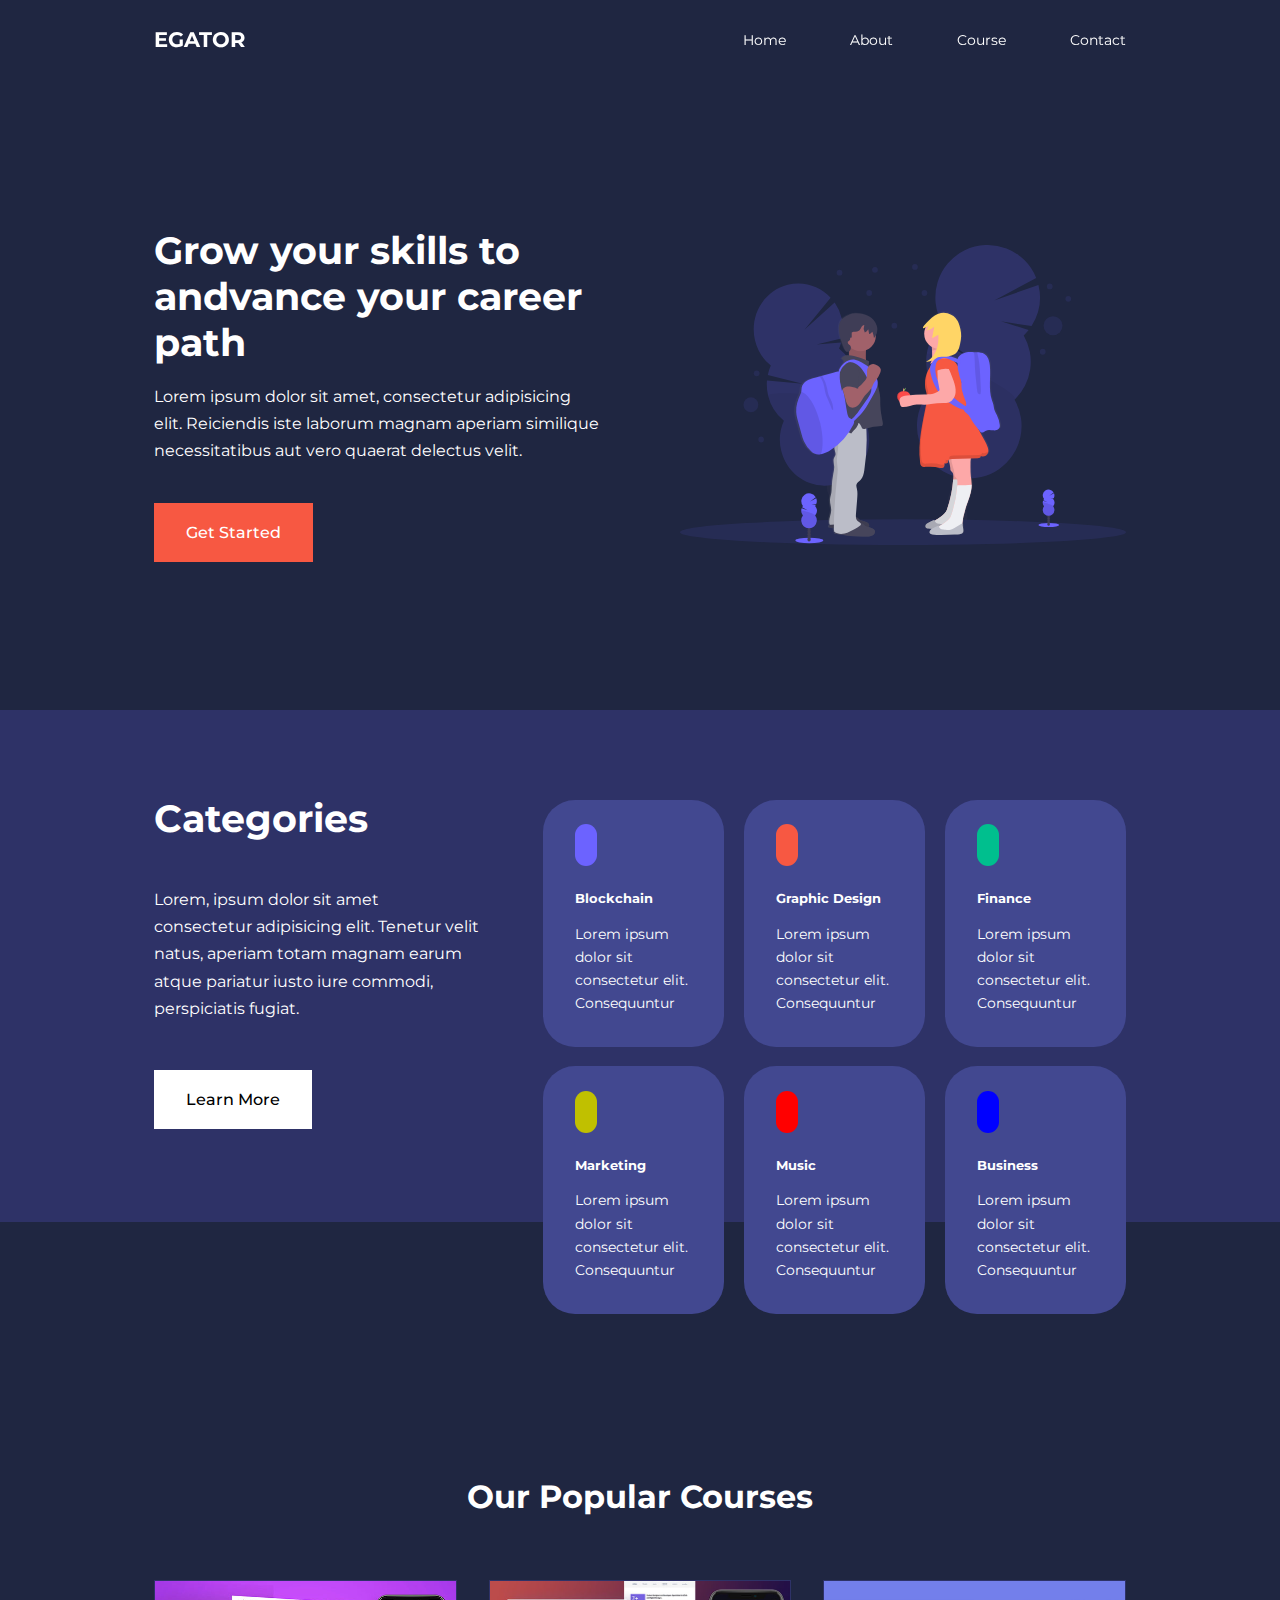
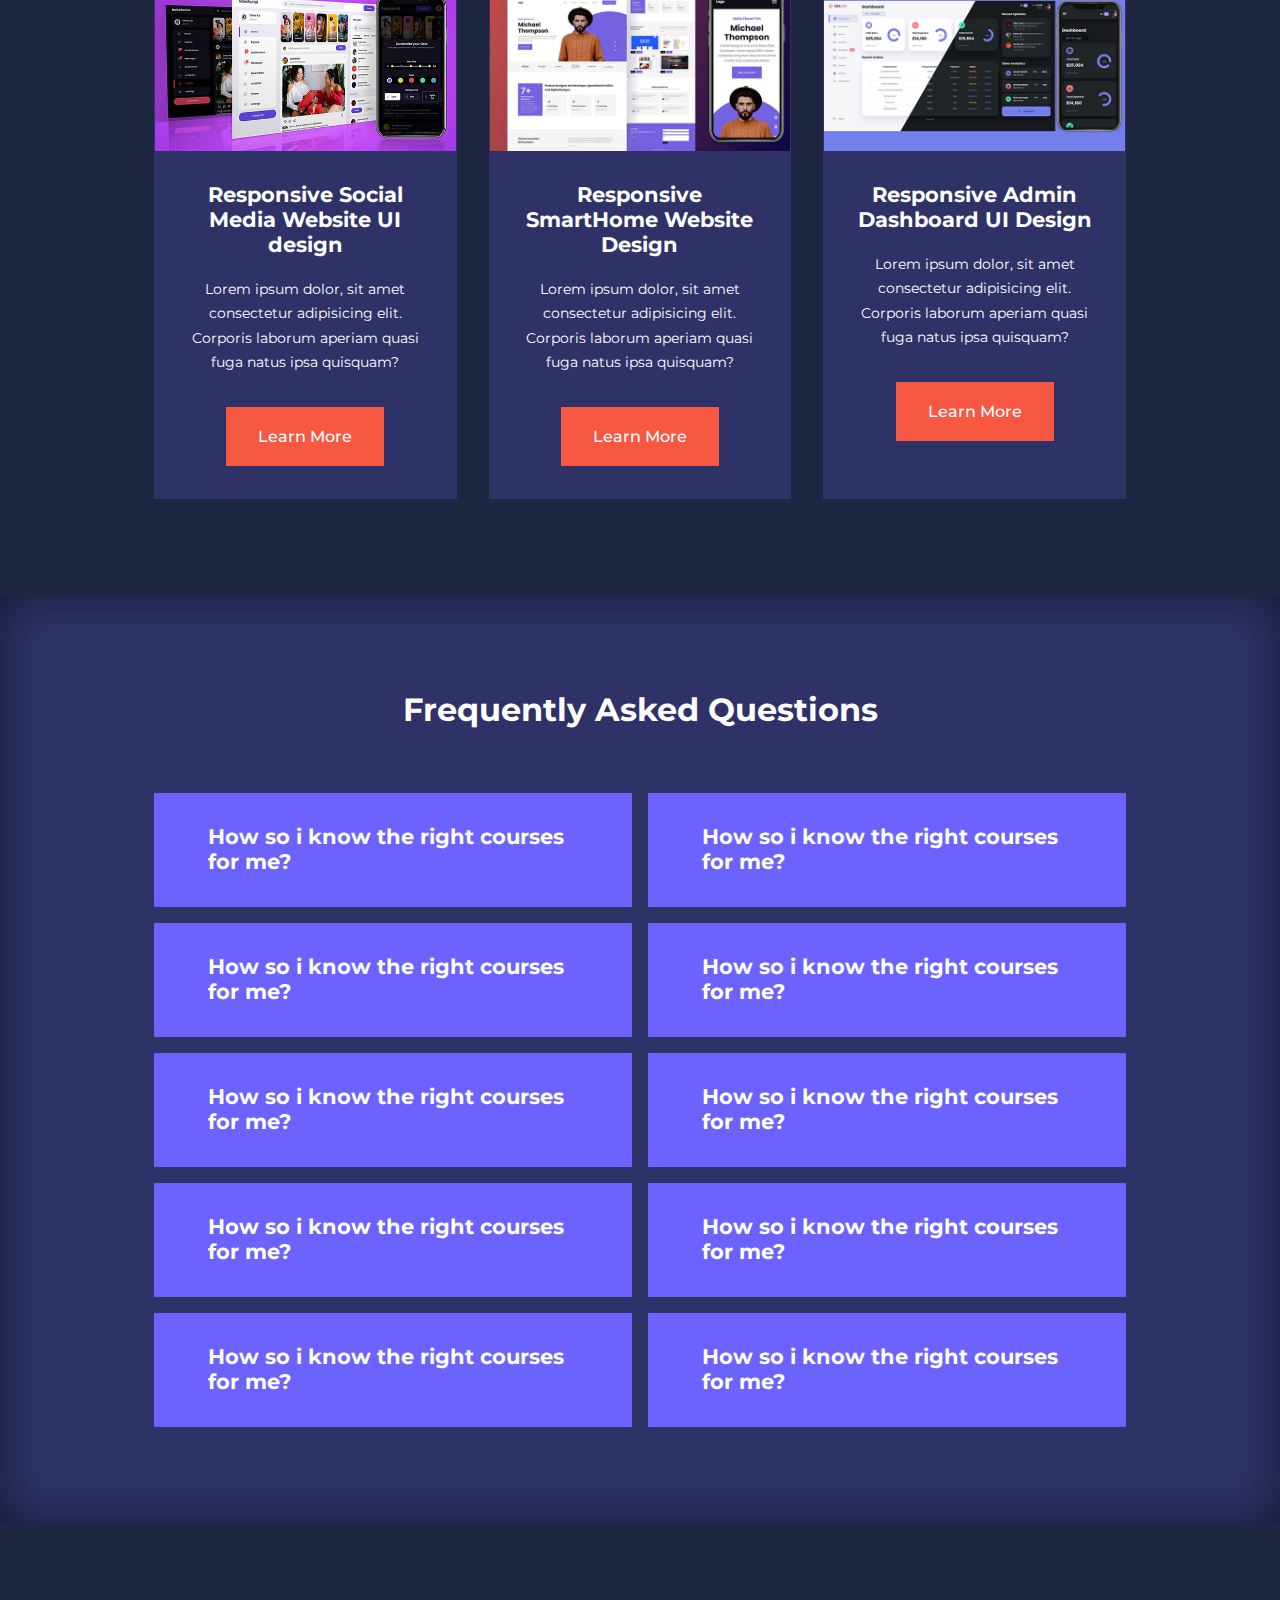
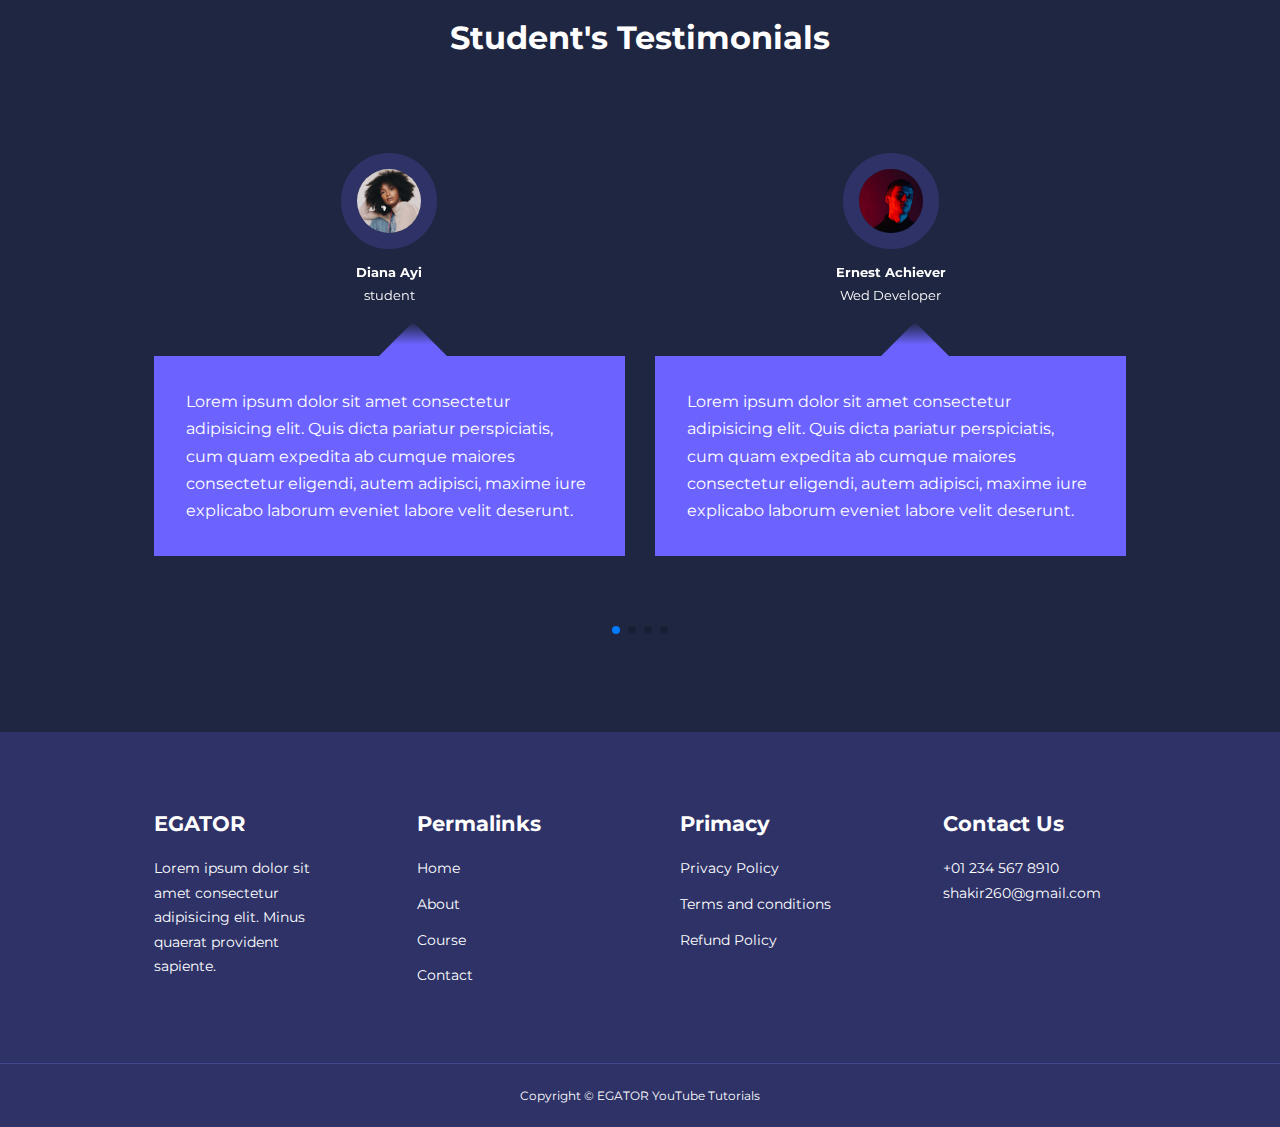
<file: index.html>
<!DOCTYPE html>
<html lang="en">
<head>
  <meta charset="UTF-8">
  <meta http-equiv="X-UA-Compatible" content="IE=edge">
  <meta name="viewport" content="width=device-width, initial-scale=1.0">
  <title>Education Website</title>
  <link rel="stylesheet" href="./css/style.css">

  <!-- -----iconscout cdn------ -->
  <link rel="stylesheet" href="https://unicons.iconscout.com/release/v4.0.0/css/line.css">

  <!-- --------google font------- -->
  <link rel="preconnect" href="https://fonts.googleapis.com">
  <link rel="preconnect" href="https://fonts.gstatic.com" crossorigin>
  <link href="https://fonts.googleapis.com/css2?family=Montserrat:wght@300;400;500;600;700;800;900&display=swap" rel="stylesheet">

  <!-- ---------swiper js------- -->
  <link rel="stylesheet" href="https://unpkg.com/swiper@8/swiper-bundle.min.css"/>

</head>
<body>
  <nav>
    <div class="container nav__container">
      <a href="index.html"><h4>EGATOR</h4></a>
      <ul class="nav__menu">
        <li><a href="index.html">Home</a></li>
        <li><a href="about.html">About</a></li>
        <li><a href="course.html">Course</a></li>
        <li><a href="contact.html">Contact</a></li>
      </ul>
      <button id="open-menu-btn"><i class="uil uil-bars"></i></button>
      <button id="close-menu-btn"><i class="uil uil-multiply"></i></button>

    </div>
  </nav>
  <!-- --------------End of navbar----------- -->







  <header>
    <div class="container header__container">
      <div class="header__left">
        <h1>Grow your skills to andvance your career path </h1>
        <p>Lorem ipsum dolor sit amet, consectetur adipisicing elit. Reiciendis iste laborum magnam aperiam similique necessitatibus aut vero quaerat delectus velit.</p>
        <a href="course.html" class="btn btn-primary">Get Started</a>
      </div>
      <div class="header__right">
        <div class="header__right-image">
          <img src="./img/header.svg">
        </div>
      </div>
    </div>
  </header>
  <!-- -----------End of header------------ -->






  <div class="categories">
    <div class="container categories__container">
      <div class="categories__left">
        <h1>Categories</h1>
        <p>Lorem, ipsum dolor sit amet consectetur adipisicing elit. Tenetur velit natus, aperiam totam magnam earum atque pariatur iusto iure commodi, perspiciatis fugiat.</p>
        <a href="#" class="btn">Learn More</a>
      </div>
  
      <div class="categories__right">
        <artical class="category">
          <span class="category__icon"><i class="uil uil-bitcoin-circle"></i></span>
          <h5>Blockchain</h5>
          <p>Lorem ipsum dolor sit consectetur elit. Consequuntur</p>
        </artical>

        <artical class="category">
          <span class="category__icon"><i class="uil uil-palette"></i></span>
          <h5>Graphic Design</h5>
          <p>Lorem ipsum dolor sit consectetur elit. Consequuntur</p>
        </artical>

        <artical class="category">
          <span class="category__icon"><i class="uil uil-usd-circle"></i></span>
          <h5>Finance</h5>
          <p>Lorem ipsum dolor sit consectetur elit. Consequuntur</p>
        </artical>

        <artical class="category">
          <span class="category__icon"><i class="uil uil-megaphone"></i></span>
          <h5>Marketing</h5>
          <p>Lorem ipsum dolor sit consectetur elit. Consequuntur</p>
        </artical>

        <artical class="category">
          <span class="category__icon"><i class="uil uil-music"></i></span>
          <h5>Music</h5>
          <p>Lorem ipsum dolor sit consectetur elit. Consequuntur</p>
        </artical>

        <artical class="category">
          <span class="category__icon"><i class="uil uil-puzzle-piece"></i></span>
          <h5>Business</h5>
          <p>Lorem ipsum dolor sit consectetur  elit. Consequuntur</p>
        </artical>
      </div>
    </div>
  </div>
  <!-- -------------End of Categories-------- -->





  <section class="courses">
    <h2>Our Popular Courses</h2>
    <div class="container courses__container">
      <artical class="course">
        <div class="course__image">
          <img src="./img/course1.jpg">
        </div>
        <div class="course__info">
          <h4>Responsive Social Media Website UI design</h4>
          <p>Lorem ipsum dolor, sit amet consectetur adipisicing elit. Corporis laborum aperiam quasi fuga natus ipsa quisquam?</p>
          <a href="course.html" class="btn btn-primary">Learn More</a>
        </div>
      </artical>

      <artical class="course">
        <div class="course__image">
          <img src="./img/course2.jpg">
        </div>
        <div class="course__info">
          <h4>Responsive SmartHome Website Design</h4>
          <p>Lorem ipsum dolor, sit amet consectetur adipisicing elit. Corporis laborum aperiam quasi fuga natus ipsa quisquam?</p>
          <a href="course.html" class="btn btn-primary">Learn More</a>
        </div>
        
      </artical>

      <artical class="course">
        <div class="course__image">
          <img src="./img/course3.jpg">
        </div>
        <div class="course__info">
          <h4>Responsive Admin Dashboard UI Design</h4>
          <p>Lorem ipsum dolor, sit amet consectetur adipisicing elit. Corporis laborum aperiam quasi fuga natus ipsa quisquam?</p>
          <a href="course.html" class="btn btn-primary">Learn More</a>
        </div>
        
      </artical>
    </div>
  </section>

  <!-- -------------End of course------------ -->


<!-- ----------Faq & Answer----------- -->

  <section class="faqs">
    <h2>Frequently Asked Questions</h2>
    <div class="container faqs__container">
      <artical class="faq">
        <div class="faq__icon"><i class="uil uil-plus"></i></div>
        <div class="question__answer">
          <h4>How so i know the right courses for me?</h4>
          <p>Lorem ipsum dolor sit amet consectetur adipisicing elit. Magni, dolor, sunt expedita aut pariatur placeat repellat maiores nobis laborum aliquid dolores exercitationem natus corrupti a illum quidem quis explicabo laboriosam.</p>
        </div>
      </artical>

      <artical class="faq">
        <div class="faq__icon"><i class="uil uil-plus"></i></div>
        <div class="question__answer">
          <h4>How so i know the right courses for me?</h4>
          <p>Lorem ipsum dolor sit amet consectetur adipisicing elit. Magni, dolor, sunt expedita aut pariatur placeat repellat maiores nobis laborum aliquid dolores exercitationem natus corrupti a illum quidem quis explicabo laboriosam.</p>
        </div>
      </artical>

      <artical class="faq">
        <div class="faq__icon"><i class="uil uil-plus"></i></div>
        <div class="question__answer">
          <h4>How so i know the right courses for me?</h4>
          <p>Lorem ipsum dolor sit amet consectetur adipisicing elit. Magni, dolor, sunt expedita aut pariatur placeat repellat maiores nobis laborum aliquid dolores exercitationem natus corrupti a illum quidem quis explicabo laboriosam.</p>
        </div>
      </artical>

      <artical class="faq">
        <div class="faq__icon"><i class="uil uil-plus"></i></div>
        <div class="question__answer">
          <h4>How so i know the right courses for me?</h4>
          <p>Lorem ipsum dolor sit amet consectetur adipisicing elit. Magni, dolor, sunt expedita aut pariatur placeat repellat maiores nobis laborum aliquid dolores exercitationem natus corrupti a illum quidem quis explicabo laboriosam.</p>
        </div>
      </artical>

      <artical class="faq">
        <div class="faq__icon"><i class="uil uil-plus"></i></div>
        <div class="question__answer">
          <h4>How so i know the right courses for me?</h4>
          <p>Lorem ipsum dolor sit amet consectetur adipisicing elit. Magni, dolor, sunt expedita aut pariatur placeat repellat maiores nobis laborum aliquid dolores exercitationem natus corrupti a illum quidem quis explicabo laboriosam.</p>
        </div>
      </artical>

      <artical class="faq">
        <div class="faq__icon"><i class="uil uil-plus"></i></div>
        <div class="question__answer">
          <h4>How so i know the right courses for me?</h4>
          <p>Lorem ipsum dolor sit amet consectetur adipisicing elit. Magni, dolor, sunt expedita aut pariatur placeat repellat maiores nobis laborum aliquid dolores exercitationem natus corrupti a illum quidem quis explicabo laboriosam.</p>
        </div>
      </artical>

      <artical class="faq">
        <div class="faq__icon"><i class="uil uil-plus"></i></div>
        <div class="question__answer">
          <h4>How so i know the right courses for me?</h4>
          <p>Lorem ipsum dolor sit amet consectetur adipisicing elit. Magni, dolor, sunt expedita aut pariatur placeat repellat maiores nobis laborum aliquid dolores exercitationem natus corrupti a illum quidem quis explicabo laboriosam.</p>
        </div>
      </artical>

      <artical class="faq">
        <div class="faq__icon"><i class="uil uil-plus"></i></div>
        <div class="question__answer">
          <h4>How so i know the right courses for me?</h4>
          <p>Lorem ipsum dolor sit amet consectetur adipisicing elit. Magni, dolor, sunt expedita aut pariatur placeat repellat maiores nobis laborum aliquid dolores exercitationem natus corrupti a illum quidem quis explicabo laboriosam.</p>
        </div>
      </artical>

      <artical class="faq">
        <div class="faq__icon"><i class="uil uil-plus"></i></div>
        <div class="question__answer">
          <h4>How so i know the right courses for me?</h4>
          <p>Lorem ipsum dolor sit amet consectetur adipisicing elit. Magni, dolor, sunt expedita aut pariatur placeat repellat maiores nobis laborum aliquid dolores exercitationem natus corrupti a illum quidem quis explicabo laboriosam.</p>
        </div>
      </artical>
      <artical class="faq">
        <div class="faq__icon"><i class="uil uil-plus"></i></div>
        <div class="question__answer">
          <h4>How so i know the right courses for me?</h4>
          <p>Lorem ipsum dolor sit amet consectetur adipisicing elit. Magni, dolor, sunt expedita aut pariatur placeat repellat maiores nobis laborum aliquid dolores exercitationem natus corrupti a illum quidem quis explicabo laboriosam.</p>
        </div>
      </artical>
    </div>
  </section>

  <!-- ---------- End of Faq & Answer ----------- -->






<!-- ---------Testimonial-------- -->

  <section class="container testimonials__container mySwiper">
    <h2>Student's Testimonials</h2>
    <div class="swiper-wrapper">
      <artical class="testimonial swiper-slide">
        <div class="avatar">
          <img src="./img/avatar1.jpg">
        </div>
        <div class="testimonial__info">
          <h5>Diana Ayi</h5>
          <small>student</small>
        </div>
        <div class="testimonial__body">
          <p>Lorem ipsum dolor sit amet consectetur adipisicing elit. Quis dicta pariatur perspiciatis, cum quam expedita ab cumque maiores consectetur eligendi, autem adipisci, maxime iure explicabo laborum eveniet labore velit deserunt.</p>
        </div>
      </artical>

      <artical class="testimonial swiper-slide">
        <div class="avatar">
          <img src="./img/avatar2.jpg">
        </div>
        <div class="testimonial__info">
          <h5>Ernest Achiever</h5>
          <small>Wed Developer</small>
        </div>
        <div class="testimonial__body">
          <p>Lorem ipsum dolor sit amet consectetur adipisicing elit. Quis dicta pariatur perspiciatis, cum quam expedita ab cumque maiores consectetur eligendi, autem adipisci, maxime iure explicabo laborum eveniet labore velit deserunt.</p>
        </div>
      </artical>

      <artical class="testimonial swiper-slide">
        <div class="avatar">
          <img src="./img/avatar3.jpg">
        </div>
        <div class="testimonial__info">
          <h5>Edem Quist</h5>
          <small>Student</small>
        </div>
        <div class="testimonial__body">
          <p>Lorem ipsum dolor sit amet consectetur adipisicing elit. Quis dicta pariatur perspiciatis, cum quam expedita ab cumque maiores consectetur eligendi, autem adipisci, maxime iure explicabo laborum eveniet labore velit deserunt.</p>
        </div>
      </artical>

      <artical class="testimonial swiper-slide">
        <div class="avatar">
          <img src="./img/avatar4.jpg">
        </div>
        <div class="testimonial__info">
          <h5>Hajia Bintu</h5>
          <small>student</small>
        </div>
        <div class="testimonial__body">
          <p>Lorem ipsum dolor sit amet consectetur adipisicing elit. Quis dicta pariatur perspiciatis, cum quam expedita ab cumque maiores consectetur eligendi, autem adipisci, maxime iure explicabo laborum eveniet labore velit deserunt.</p>
        </div>
      </artical>

      <artical class="testimonial swiper-slide">
        <div class="avatar">
          <img src="./img/avatar5.jpg">
        </div>
        <div class="testimonial__info">
          <h5>Jane Doe</h5>
          <small>student</small>
        </div>
        <div class="testimonial__body">
          <p>Lorem ipsum dolor sit amet consectetur adipisicing elit. Quis dicta pariatur perspiciatis, cum quam expedita ab cumque maiores consectetur eligendi, autem adipisci, maxime iure explicabo laborum eveniet labore velit deserunt.</p>
        </div>
      </artical>

    </div>
    <div class="swiper-pagination"></div>
  </section>

<!-- --------End of testimonials--------- -->



<!-- ---------footer------- -->

<footer>
  <div class="container footer__container">
    <div class="footer__1">
      <a href="index.html" class="footer__logo"><h4>EGATOR</h4></a>
      <p>Lorem ipsum dolor sit amet consectetur adipisicing elit. Minus quaerat provident sapiente.</p>
    </div>

    <div class="footer__2">
      <h4>Permalinks</h4>
      <ul class="permalinks">
        <li><a href="index.html">Home</a></li>
        <li><a href="about.html">About</a></li>
        <li><a href="course.html">Course</a></li>
        <li><a href="contact.html">Contact</a></li>
      </ul>
    </div>

    <div class="footer__3">
      <h4>Primacy</h4>
      <ul class="privacy">
        <li><a href="#">Privacy Policy</a></li>
        <li><a href="#">Terms and conditions</a></li>
        <li><a href="#">Refund Policy</a></li>
      </ul>
    </div>

    <div class="footer__4">
      <h4>Contact Us</h4>
      <div>
        <p>+01 234 567 8910</p>
        <p>shakir260@gmail.com</p>
      </div>

      <ul class="footer__socials">
        <li>
          <a href="#"><i class="uil uil-facebook"></i></a>
        </li>
        <li>
          <a href="#"><i class="uil uil-instagram-alt"></i></a>
        </li>
        <li>
          <a href="#"><i class="uil uil-twitter"></i></a>
        </li>
        <li>
          <a href="#"><i class="uil uil-linkedin-alt"></i></a>
        </li>
      </ul>
    </div> 
  </div>
  <div class="footer__copyright">
    <small>Copyright &copy; EGATOR YouTube Tutorials</small>
  </div>
</footer>


<!-- -----------end of footer--------- -->











  <script src="https://unpkg.com/swiper@8/swiper-bundle.min.js"></script>
  <script src="./main.js"></script>


  <script>
    var swiper = new Swiper('.mySwiper', {
      slidesPerView:1,
      spaceBetween:30,
      pagination:{
        el:".swiper-pagination",
        clickable: true,
      },
      // when window width is >= 600px
      breakpoints:{
        600:{
          slidesPerView:2,
        }
      }
     
    });
  </script>



</body>
</html>
</file>
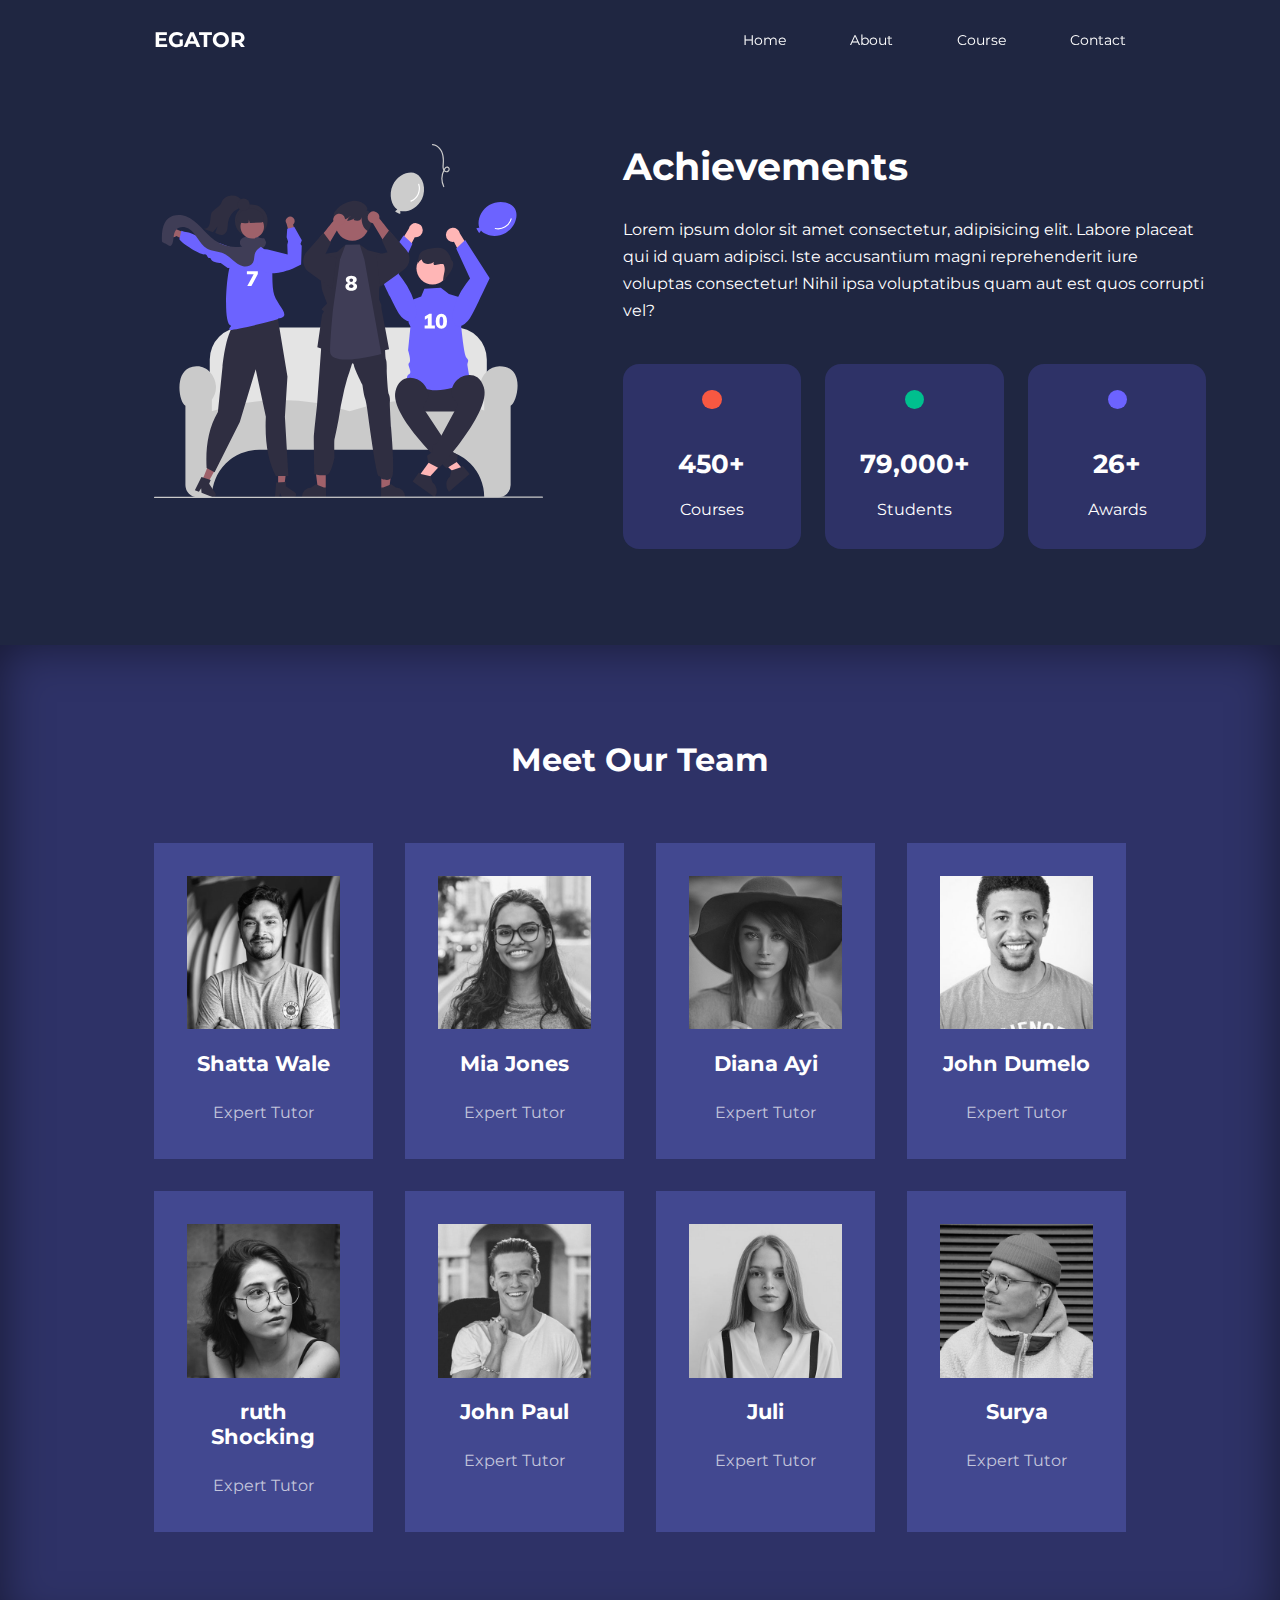
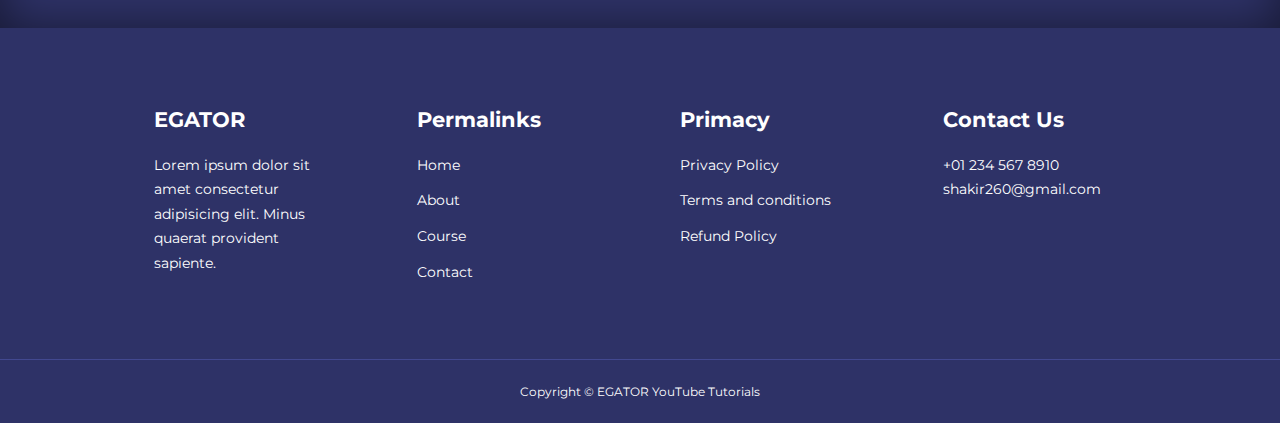
<file: about.html>
<!DOCTYPE html>
<html lang="en">
<head>
  <meta charset="UTF-8">
  <meta http-equiv="X-UA-Compatible" content="IE=edge">
  <meta name="viewport" content="width=device-width, initial-scale=1.0">
  <title>Education Website</title>
  <link rel="stylesheet" href="./css/style.css">
  <link rel="stylesheet" href="./css/about.css">

  <!-- -----iconscout cdn------ -->
  <link rel="stylesheet" href="https://unicons.iconscout.com/release/v4.0.0/css/line.css">

  <!-- --------google font------- -->
  <link rel="preconnect" href="https://fonts.googleapis.com">
  <link rel="preconnect" href="https://fonts.gstatic.com" crossorigin>
  <link href="https://fonts.googleapis.com/css2?family=Montserrat:wght@300;400;500;600;700;800;900&display=swap" rel="stylesheet">



</head>
<body>
  <nav>
    <div class="container nav__container">
      <a href="index.html"><h4>EGATOR</h4></a>
      <ul class="nav__menu">
        <li><a href="index.html">Home</a></li>
        <li><a href="about.html">About</a></li>
        <li><a href="course.html">Course</a></li>
        <li><a href="contact.html">Contact</a></li>
      </ul>
      <button id="open-menu-btn"><i class="uil uil-bars"></i></button>
      <button id="close-menu-btn"><i class="uil uil-multiply"></i></button>

    </div>
  </nav>
  <!-- --------------End of navbar----------- -->



<!-- ----------achievements-------- -->

  <section class="about__achievements">
    <div class="container about__achievements-container">
      <div class="about__achievements-left">
        <img src="./img/about achievements.svg" alt="">
      </div>
      <div class="about__achievements-right">
        <h1>Achievements</h1>
        <p>Lorem ipsum dolor sit amet consectetur, adipisicing elit. Labore placeat qui id quam adipisci. Iste accusantium magni reprehenderit iure voluptas consectetur! Nihil ipsa voluptatibus quam aut est quos corrupti vel?</p>
        <div class="achievements__cards">
          <artical class="achievement__card">
            <span class="achievement__icon">
              <i class="uil uil-video"></i>
            </span>
            <h3>450+</h3>
            <p>Courses</p>
          </artical>

          <artical class="achievement__card">
            <span class="achievement__icon">
              <i class="uil uil-users-alt"></i>
            </span>
            <h3>79,000+</h3>
            <p>Students</p>
          </artical>

          <artical class="achievement__card">
            <span class="achievement__icon">
              <i class="uil uil-trophy"></i>
            </span>
            <h3>26+</h3>
            <p>Awards</p>
          </artical>
        </div>
      </div>
    </div>
  </section>

  <!-- ----------end of achievements-------- -->





  <section class="team">
    <h2>Meet Our Team</h2>
    <div class="container team__container">
      <artical class="team__member">
        <div class="team__member-image">
          <img src="./img/tm1.jpg">
        </div>
        <div class="team__member-info">
          <h4>Shatta Wale</h4>
          <p>Expert Tutor</p>
        </div>
        <div class="team__member-socials">
          <a href="https://instagram.com" target="_blank"><i class="uil uil-instagram"></i></a>
          <a href="https://twitter.com" target="_blank"><i class="uil uil-twitter-alt"></i></a>
          <a href="https://linkedin.com" target="_blank"><i class="uil uil-linkedin-alt"></i></a>
        </div>
      </artical>

      <artical class="team__member">
        <div class="team__member-image">
          <img src="./img/tm2.jpg">
        </div>
        <div class="team__member-info">
          <h4>Mia Jones</h4>
          <p>Expert Tutor</p>
        </div>
        <div class="team__member-socials">
          <a href="https://instagram.com" target="_blank"><i class="uil uil-instagram"></i></a>
          <a href="https://twitter.com" target="_blank"><i class="uil uil-twitter-alt"></i></a>
          <a href="https://linkedin.com" target="_blank"><i class="uil uil-linkedin-alt"></i></a>
        </div>
      </artical>

      <artical class="team__member">
        <div class="team__member-image">
          <img src="./img/tm3.jpg">
        </div>
        <div class="team__member-info">
          <h4>Diana Ayi</h4>
          <p>Expert Tutor</p>
        </div>
        <div class="team__member-socials">
          <a href="https://instagram.com" target="_blank"><i class="uil uil-instagram"></i></a>
          <a href="https://twitter.com" target="_blank"><i class="uil uil-twitter-alt"></i></a>
          <a href="https://linkedin.com" target="_blank"><i class="uil uil-linkedin-alt"></i></a>
        </div>
      </artical>

      <artical class="team__member">
        <div class="team__member-image">
          <img src="./img/tm4.jpg">
        </div>
        <div class="team__member-info">
          <h4>John Dumelo</h4>
          <p>Expert Tutor</p>
        </div>
        <div class="team__member-socials">
          <a href="https://instagram.com" target="_blank"><i class="uil uil-instagram"></i></a>
          <a href="https://twitter.com" target="_blank"><i class="uil uil-twitter-alt"></i></a>
          <a href="https://linkedin.com" target="_blank"><i class="uil uil-linkedin-alt"></i></a>
        </div>
      </artical>

      <artical class="team__member">
        <div class="team__member-image">
          <img src="./img/tm5.jpg">
        </div>
        <div class="team__member-info">
          <h4>ruth Shocking</h4>
          <p>Expert Tutor</p>
        </div>
        <div class="team__member-socials">
          <a href="https://instagram.com" target="_blank"><i class="uil uil-instagram"></i></a>
          <a href="https://twitter.com" target="_blank"><i class="uil uil-twitter-alt"></i></a>
          <a href="https://linkedin.com" target="_blank"><i class="uil uil-linkedin-alt"></i></a>
        </div>
      </artical>

      <artical class="team__member">
        <div class="team__member-image">
          <img src="./img/tm6.jpg">
        </div>
        <div class="team__member-info">
          <h4>John Paul</h4>
          <p>Expert Tutor</p>
        </div>
        <div class="team__member-socials">
          <a href="https://instagram.com" target="_blank"><i class="uil uil-instagram"></i></a>
          <a href="https://twitter.com" target="_blank"><i class="uil uil-twitter-alt"></i></a>
          <a href="https://linkedin.com" target="_blank"><i class="uil uil-linkedin-alt"></i></a>
        </div>
      </artical>

      <artical class="team__member">
        <div class="team__member-image">
          <img src="./img/tm7.jpg">
        </div>
        <div class="team__member-info">
          <h4>Juli</h4>
          <p>Expert Tutor</p>
        </div>
        <div class="team__member-socials">
          <a href="https://instagram.com" target="_blank"><i class="uil uil-instagram"></i></a>
          <a href="https://twitter.com" target="_blank"><i class="uil uil-twitter-alt"></i></a>
          <a href="https://linkedin.com" target="_blank"><i class="uil uil-linkedin-alt"></i></a>
        </div>
      </artical>

      <artical class="team__member">
        <div class="team__member-image">
          <img src="./img/tm8.jpg">
        </div>
        <div class="team__member-info">
          <h4>Surya</h4>
          <p>Expert Tutor</p>
        </div>
        <div class="team__member-socials">
          <a href="https://instagram.com" target="_blank"><i class="uil uil-instagram"></i></a>
          <a href="https://twitter.com" target="_blank"><i class="uil uil-twitter-alt"></i></a>
          <a href="https://linkedin.com" target="_blank"><i class="uil uil-linkedin-alt"></i></a>
        </div>
      </artical>
    </div>
  </section>

  <!-- -----------End of team------------ -->












  <!-- ---------footer------- -->

<footer>
  <div class="container footer__container">
    <div class="footer__1">
      <a href="index.html" class="footer__logo"><h4>EGATOR</h4></a>
      <p>Lorem ipsum dolor sit amet consectetur adipisicing elit. Minus quaerat provident sapiente.</p>
    </div>

    <div class="footer__2">
      <h4>Permalinks</h4>
      <ul class="permalinks">
        <li><a href="index.html">Home</a></li>
        <li><a href="about.html">About</a></li>
        <li><a href="course.html">Course</a></li>
        <li><a href="contact.html">Contact</a></li>
      </ul>
    </div>

    <div class="footer__3">
      <h4>Primacy</h4>
      <ul class="privacy">
        <li><a href="#">Privacy Policy</a></li>
        <li><a href="#">Terms and conditions</a></li>
        <li><a href="#">Refund Policy</a></li>
      </ul>
    </div>

    <div class="footer__4">
      <h4>Contact Us</h4>
      <div>
        <p>+01 234 567 8910</p>
        <p>shakir260@gmail.com</p>
      </div>

      <ul class="footer__socials">
        <li>
          <a href="#"><i class="uil uil-facebook"></i></a>
        </li>
        <li>
          <a href="#"><i class="uil uil-instagram-alt"></i></a>
        </li>
        <li>
          <a href="#"><i class="uil uil-twitter"></i></a>
        </li>
        <li>
          <a href="#"><i class="uil uil-linkedin-alt"></i></a>
        </li>
      </ul>
    </div> 
  </div>
  <div class="footer__copyright">
    <small>Copyright &copy; EGATOR YouTube Tutorials</small>
  </div>
</footer>


<!-- -----------end of footer--------- -->




  <script src="./main.js"></script>

</body>
</html>
</file>
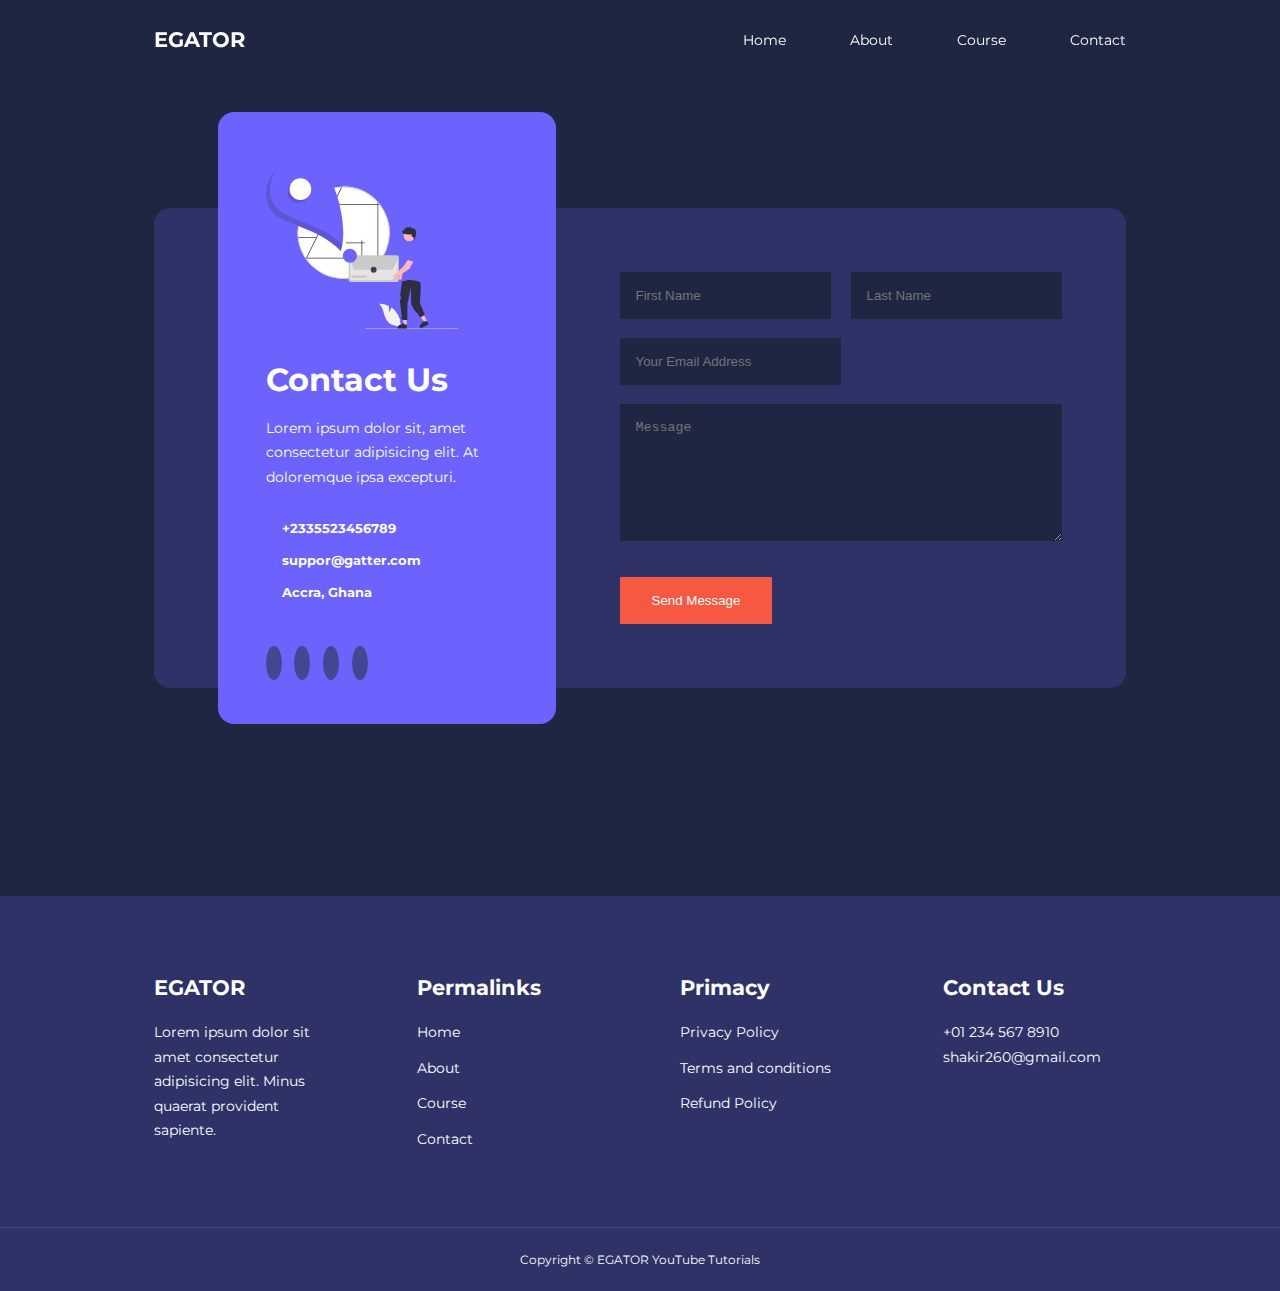
<file: contact.html>
<!DOCTYPE html>
<html lang="en">
<head>
  <meta charset="UTF-8">
  <meta http-equiv="X-UA-Compatible" content="IE=edge">
  <meta name="viewport" content="width=device-width, initial-scale=1.0">
  <title>Education Website</title>
  <link rel="stylesheet" href="./css/style.css">
  <link rel="stylesheet" href="./css/contact.css">

  <!-- -----iconscout cdn------ -->
  <link rel="stylesheet" href="https://unicons.iconscout.com/release/v4.0.0/css/line.css">

  <!-- --------google font------- -->
  <link rel="preconnect" href="https://fonts.googleapis.com">
  <link rel="preconnect" href="https://fonts.gstatic.com" crossorigin>
  <link href="https://fonts.googleapis.com/css2?family=Montserrat:wght@300;400;500;600;700;800;900&display=swap" rel="stylesheet">
  <style>
    .courses{
      margin-top: 1rem;
    }
  </style>


</head>
<body>
  <nav>
    <div class="container nav__container">
      <a href="index.html"><h4>EGATOR</h4></a>
      <ul class="nav__menu">
        <li><a href="index.html">Home</a></li>
        <li><a href="about.html">About</a></li>
        <li><a href="course.html">Course</a></li>
        <li><a href="contact.html">Contact</a></li>
      </ul>
      <button id="open-menu-btn"><i class="uil uil-bars"></i></button>
      <button id="close-menu-btn"><i class="uil uil-multiply"></i></button>

    </div>
  </nav>
  <!-- --------------End of navbar----------- -->






<section class="contact">
  <div class="container contact__container">
    <aside class="contact__aside">
      <div class="aside__image">
        <img src="./img/contact.svg">
      </div>
      <h2>Contact Us</h2>
      <p>Lorem ipsum dolor sit, amet consectetur adipisicing elit. At doloremque ipsa excepturi.</p>
      <ul class="contact__details">
        <li>
          <i class="uil uil-phone-times"></i>
          <h5>+2335523456789</h5>
        </li>
        <li>
          <i class="uil uil-envelope"></i>
          <h5>suppor@gatter.com</h5>
        </li>
        <li>
          <i class="uil uil-location-point"></i>
          <h5>Accra, Ghana</h5>
        </li>
      </ul>
      <ul class="contact__socials">
        <li><a href="http://facebook.com"><i class="uil uil-facebook-f"></i></a></li>
        <li><a href="http://instagram.com"><i class="uil uil-instagram"></i></a></li>
        <li><a href="http://twitter.com"><i class="uil uil-twitter"></i></a></li>
        <li><a href="http://linkedin.com"><i class="uil uil-linkedin-alt"></i></a></li>
      </ul>
    </aside>




    <form action="https://formspree.io/f/mbjwpabn" method="POST" class="contact__form">
      <div class="form__name">
        <input type="text" name="First Name " placeholder="First Name" required >
        <input type="text" name="Last Name " placeholder="Last Name" required >
      </div>
      <input type="email" name="Email Address" placeholder="Your Email Address" required>
      <textarea name="Message" rows="7" placeholder="Message" required></textarea>
      <button type="submit" class="btn btn-primary">Send Message</button>
    </form>
  </div>
</section>













   <!-- ---------footer------- -->

<footer>
  <div class="container footer__container">
    <div class="footer__1">
      <a href="index.html" class="footer__logo"><h4>EGATOR</h4></a>
      <p>Lorem ipsum dolor sit amet consectetur adipisicing elit. Minus quaerat provident sapiente.</p>
    </div>

    <div class="footer__2">
      <h4>Permalinks</h4>
      <ul class="permalinks">
        <li><a href="index.html">Home</a></li>
        <li><a href="about.html">About</a></li>
        <li><a href="course.html">Course</a></li>
        <li><a href="contact.html">Contact</a></li>
      </ul>
    </div>

    <div class="footer__3">
      <h4>Primacy</h4>
      <ul class="privacy">
        <li><a href="#">Privacy Policy</a></li>
        <li><a href="#">Terms and conditions</a></li>
        <li><a href="#">Refund Policy</a></li>
      </ul>
    </div>

    <div class="footer__4">
      <h4>Contact Us</h4>
      <div>
        <p>+01 234 567 8910</p>
        <p>shakir260@gmail.com</p>
      </div>

      <ul class="footer__socials">
        <li>
          <a href="#"><i class="uil uil-facebook"></i></a>
        </li>
        <li>
          <a href="#"><i class="uil uil-instagram-alt"></i></a>
        </li>
        <li>
          <a href="#"><i class="uil uil-twitter"></i></a>
        </li>
        <li>
          <a href="#"><i class="uil uil-linkedin-alt"></i></a>
        </li>
      </ul>
    </div> 
  </div>
  <div class="footer__copyright">
    <small>Copyright &copy; EGATOR YouTube Tutorials</small>
  </div>
</footer>


<!-- -----------end of footer--------- -->




  <script src="./main.js"></script>

</body>
</html>
</file>
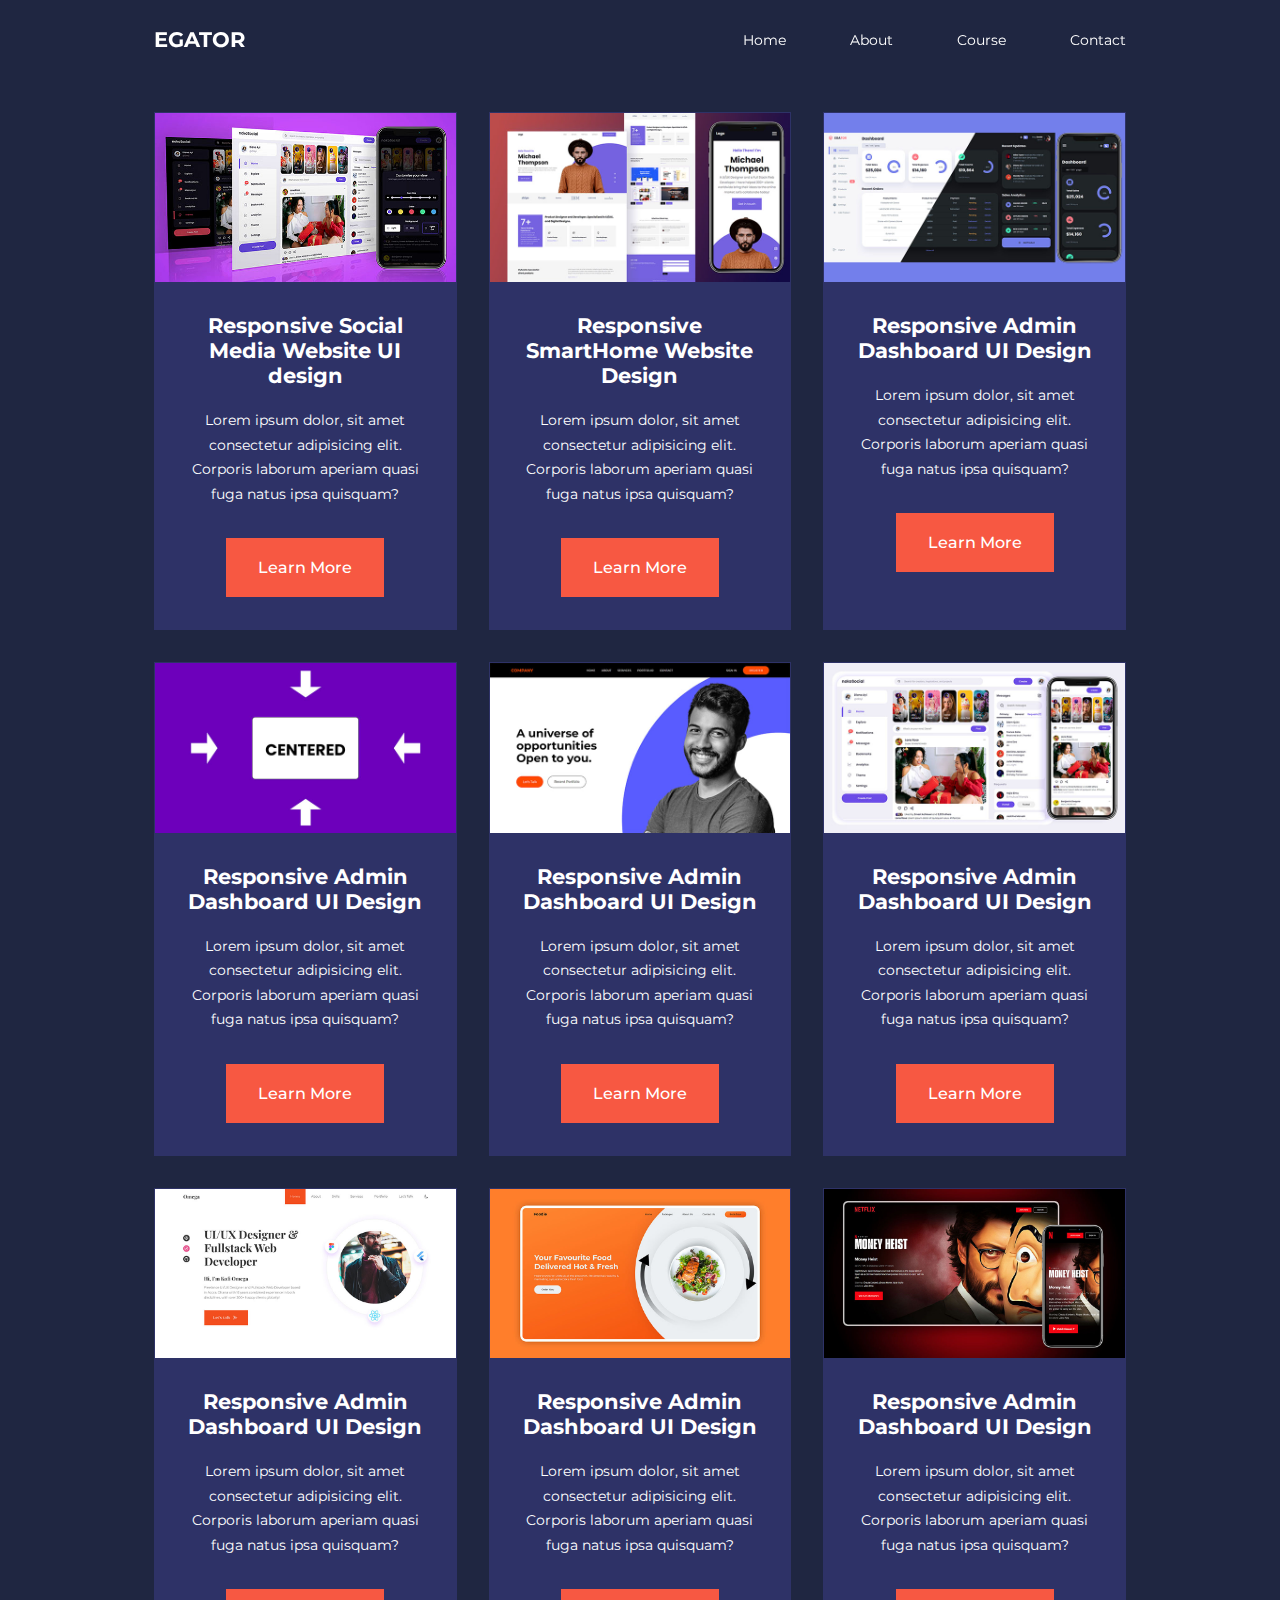
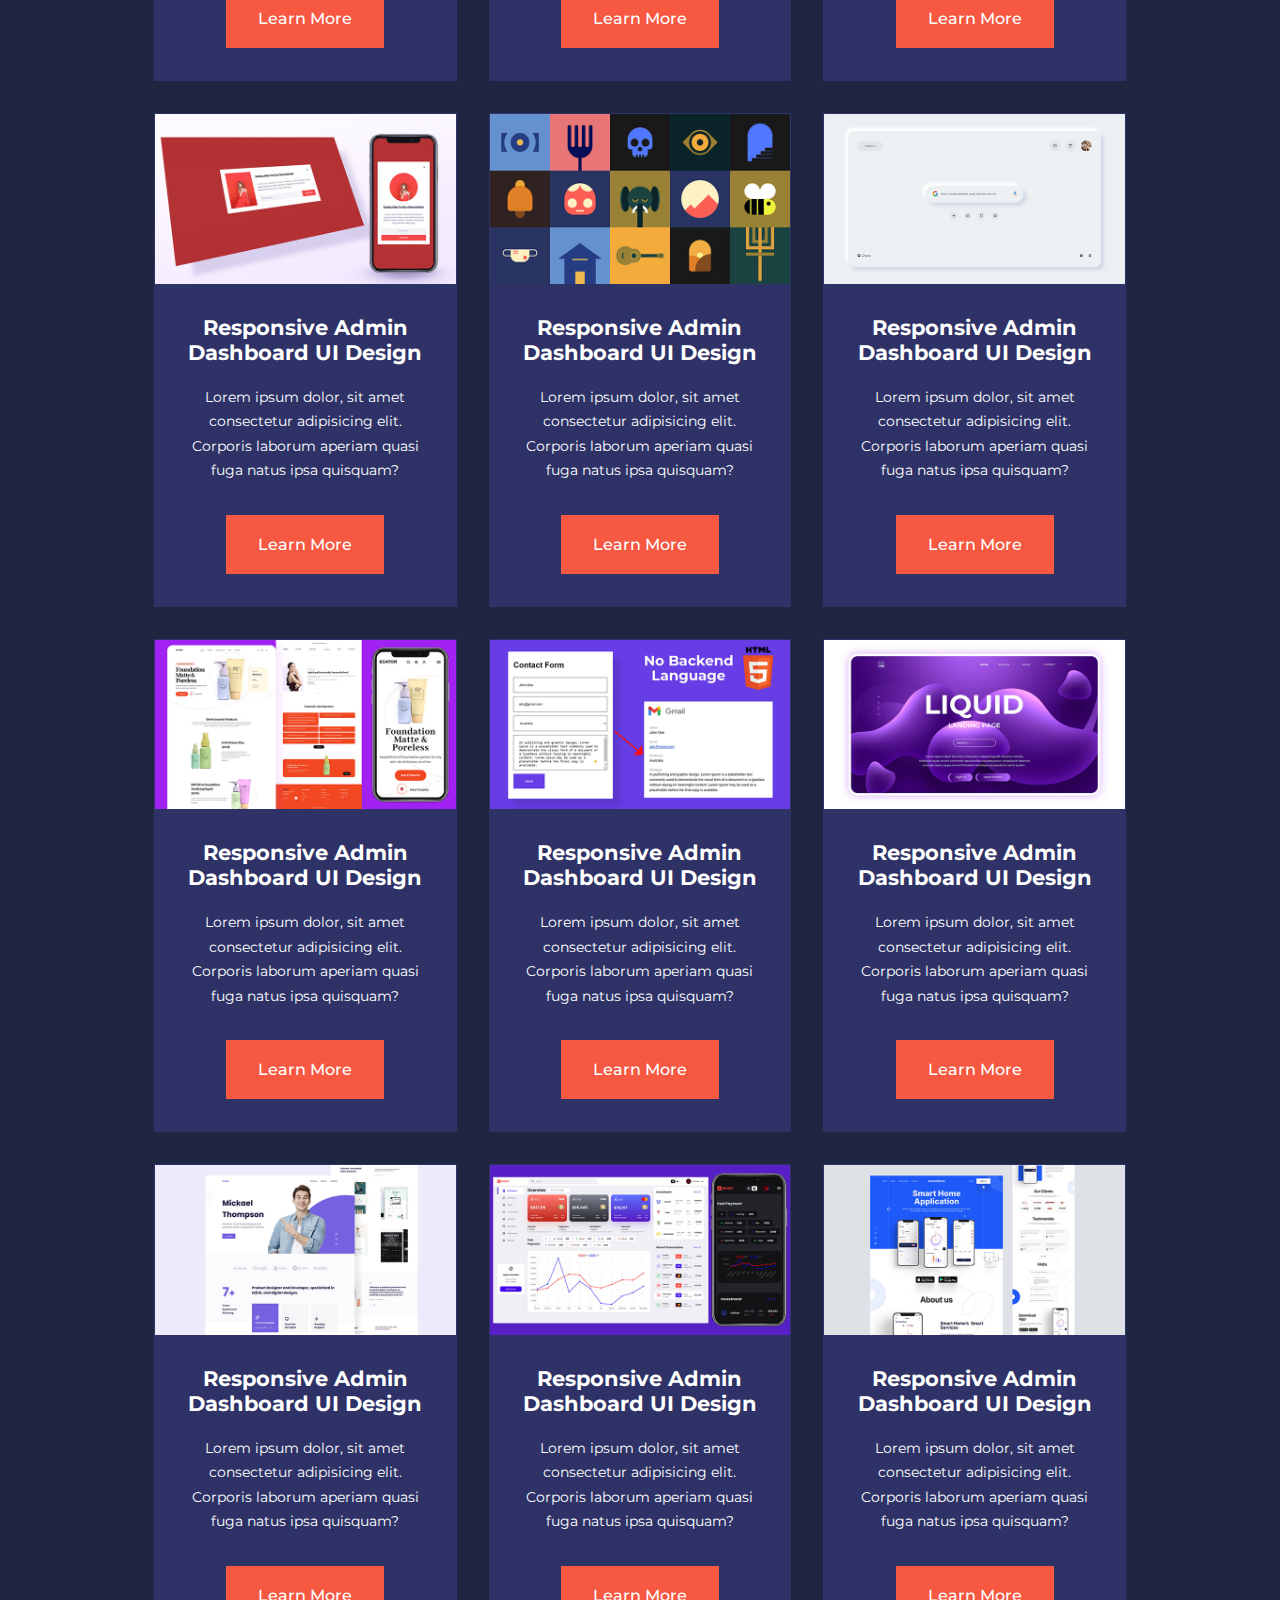
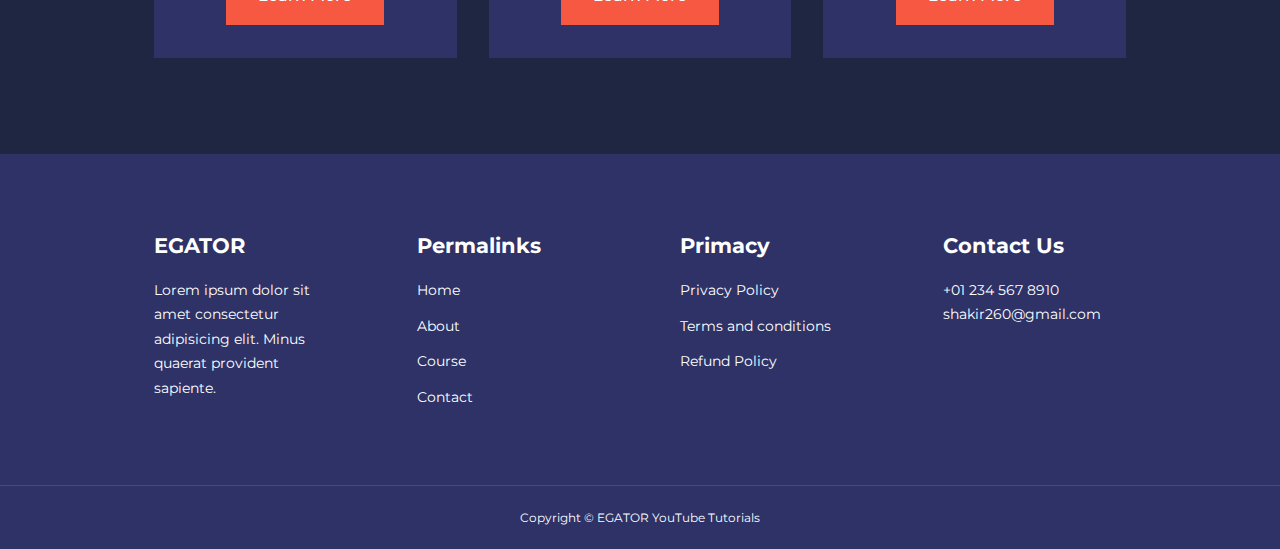
<file: course.html>
<!DOCTYPE html>
<html lang="en">
<head>
  <meta charset="UTF-8">
  <meta http-equiv="X-UA-Compatible" content="IE=edge">
  <meta name="viewport" content="width=device-width, initial-scale=1.0">
  <title>Education Website</title>
  <link rel="stylesheet" href="./css/style.css">
  <link rel="stylesheet" href="./css/about.css">

  <!-- -----iconscout cdn------ -->
  <link rel="stylesheet" href="https://unicons.iconscout.com/release/v4.0.0/css/line.css">

  <!-- --------google font------- -->
  <link rel="preconnect" href="https://fonts.googleapis.com">
  <link rel="preconnect" href="https://fonts.gstatic.com" crossorigin>
  <link href="https://fonts.googleapis.com/css2?family=Montserrat:wght@300;400;500;600;700;800;900&display=swap" rel="stylesheet">
  <style>
    .courses{
      margin-top: 1rem;
    }
  </style>


</head>
<body>
  <nav>
    <div class="container nav__container">
      <a href="index.html"><h4>EGATOR</h4></a>
      <ul class="nav__menu">
        <li><a href="index.html">Home</a></li>
        <li><a href="about.html">About</a></li>
        <li><a href="course.html">Course</a></li>
        <li><a href="contact.html">Contact</a></li>
      </ul>
      <button id="open-menu-btn"><i class="uil uil-bars"></i></button>
      <button id="close-menu-btn"><i class="uil uil-multiply"></i></button>

    </div>
  </nav>
  <!-- --------------End of navbar----------- -->



  

  <section class="courses">
    <div class="container courses__container">
      <artical class="course">
        <div class="course__image">
          <img src="./img/course1.jpg">
        </div>
        <div class="course__info">
          <h4>Responsive Social Media Website UI design</h4>
          <p>Lorem ipsum dolor, sit amet consectetur adipisicing elit. Corporis laborum aperiam quasi fuga natus ipsa quisquam?</p>
          <a href="course.html" class="btn btn-primary">Learn More</a>
        </div>
      </artical>

      <artical class="course">
        <div class="course__image">
          <img src="./img/course2.jpg">
        </div>
        <div class="course__info">
          <h4>Responsive SmartHome Website Design</h4>
          <p>Lorem ipsum dolor, sit amet consectetur adipisicing elit. Corporis laborum aperiam quasi fuga natus ipsa quisquam?</p>
          <a href="course.html" class="btn btn-primary">Learn More</a>
        </div>
        
      </artical>

      <artical class="course">
        <div class="course__image">
          <img src="./img/course3.jpg">
        </div>
        <div class="course__info">
          <h4>Responsive Admin Dashboard UI Design</h4>
          <p>Lorem ipsum dolor, sit amet consectetur adipisicing elit. Corporis laborum aperiam quasi fuga natus ipsa quisquam?</p>
          <a href="course.html" class="btn btn-primary">Learn More</a>
        </div>
        
      </artical>

      <artical class="course">
        <div class="course__image">
          <img src="./img/course4.jpg">
        </div>
        <div class="course__info">
          <h4>Responsive Admin Dashboard UI Design</h4>
          <p>Lorem ipsum dolor, sit amet consectetur adipisicing elit. Corporis laborum aperiam quasi fuga natus ipsa quisquam?</p>
          <a href="course.html" class="btn btn-primary">Learn More</a>
        </div>
        
      </artical>

      <artical class="course">
        <div class="course__image">
          <img src="./img/course5.jpg">
        </div>
        <div class="course__info">
          <h4>Responsive Admin Dashboard UI Design</h4>
          <p>Lorem ipsum dolor, sit amet consectetur adipisicing elit. Corporis laborum aperiam quasi fuga natus ipsa quisquam?</p>
          <a href="course.html" class="btn btn-primary">Learn More</a>
        </div>
        
      </artical>

      <artical class="course">
        <div class="course__image">
          <img src="./img/course6.jpg">
        </div>
        <div class="course__info">
          <h4>Responsive Admin Dashboard UI Design</h4>
          <p>Lorem ipsum dolor, sit amet consectetur adipisicing elit. Corporis laborum aperiam quasi fuga natus ipsa quisquam?</p>
          <a href="course.html" class="btn btn-primary">Learn More</a>
        </div>
        
      </artical>
      <artical class="course">
        <div class="course__image">
          <img src="./img/course7.jpg">
        </div>
        <div class="course__info">
          <h4>Responsive Admin Dashboard UI Design</h4>
          <p>Lorem ipsum dolor, sit amet consectetur adipisicing elit. Corporis laborum aperiam quasi fuga natus ipsa quisquam?</p>
          <a href="course.html" class="btn btn-primary">Learn More</a>
        </div>
        
      </artical>
      <artical class="course">
        <div class="course__image">
          <img src="./img/course8.jpg">
        </div>
        <div class="course__info">
          <h4>Responsive Admin Dashboard UI Design</h4>
          <p>Lorem ipsum dolor, sit amet consectetur adipisicing elit. Corporis laborum aperiam quasi fuga natus ipsa quisquam?</p>
          <a href="course.html" class="btn btn-primary">Learn More</a>
        </div>
        
      </artical>
      <artical class="course">
        <div class="course__image">
          <img src="./img/course9.jpg">
        </div>
        <div class="course__info">
          <h4>Responsive Admin Dashboard UI Design</h4>
          <p>Lorem ipsum dolor, sit amet consectetur adipisicing elit. Corporis laborum aperiam quasi fuga natus ipsa quisquam?</p>
          <a href="course.html" class="btn btn-primary">Learn More</a>
        </div>
        
      </artical>
      <artical class="course">
        <div class="course__image">
          <img src="./img/course10.jpg">
        </div>
        <div class="course__info">
          <h4>Responsive Admin Dashboard UI Design</h4>
          <p>Lorem ipsum dolor, sit amet consectetur adipisicing elit. Corporis laborum aperiam quasi fuga natus ipsa quisquam?</p>
          <a href="course.html" class="btn btn-primary">Learn More</a>
        </div>
        
      </artical>
      <artical class="course">
        <div class="course__image">
          <img src="./img/course11.jpg">
        </div>
        <div class="course__info">
          <h4>Responsive Admin Dashboard UI Design</h4>
          <p>Lorem ipsum dolor, sit amet consectetur adipisicing elit. Corporis laborum aperiam quasi fuga natus ipsa quisquam?</p>
          <a href="course.html" class="btn btn-primary">Learn More</a>
        </div>
        
      </artical>
      <artical class="course">
        <div class="course__image">
          <img src="./img/course12.jpg">
        </div>
        <div class="course__info">
          <h4>Responsive Admin Dashboard UI Design</h4>
          <p>Lorem ipsum dolor, sit amet consectetur adipisicing elit. Corporis laborum aperiam quasi fuga natus ipsa quisquam?</p>
          <a href="course.html" class="btn btn-primary">Learn More</a>
        </div>
        
      </artical>
      <artical class="course">
        <div class="course__image">
          <img src="./img/course13.jpg">
        </div>
        <div class="course__info">
          <h4>Responsive Admin Dashboard UI Design</h4>
          <p>Lorem ipsum dolor, sit amet consectetur adipisicing elit. Corporis laborum aperiam quasi fuga natus ipsa quisquam?</p>
          <a href="course.html" class="btn btn-primary">Learn More</a>
        </div>
        
      </artical>
      <artical class="course">
        <div class="course__image">
          <img src="./img/course14.jpg">
        </div>
        <div class="course__info">
          <h4>Responsive Admin Dashboard UI Design</h4>
          <p>Lorem ipsum dolor, sit amet consectetur adipisicing elit. Corporis laborum aperiam quasi fuga natus ipsa quisquam?</p>
          <a href="course.html" class="btn btn-primary">Learn More</a>
        </div>
        
      </artical>
      <artical class="course">
        <div class="course__image">
          <img src="./img/course15.jpg">
        </div>
        <div class="course__info">
          <h4>Responsive Admin Dashboard UI Design</h4>
          <p>Lorem ipsum dolor, sit amet consectetur adipisicing elit. Corporis laborum aperiam quasi fuga natus ipsa quisquam?</p>
          <a href="course.html" class="btn btn-primary">Learn More</a>
        </div>
        
      </artical>
      <artical class="course">
        <div class="course__image">
          <img src="./img/course16.jpg">
        </div>
        <div class="course__info">
          <h4>Responsive Admin Dashboard UI Design</h4>
          <p>Lorem ipsum dolor, sit amet consectetur adipisicing elit. Corporis laborum aperiam quasi fuga natus ipsa quisquam?</p>
          <a href="course.html" class="btn btn-primary">Learn More</a>
        </div>
        
      </artical>
      <artical class="course">
        <div class="course__image">
          <img src="./img/course17.jpg">
        </div>
        <div class="course__info">
          <h4>Responsive Admin Dashboard UI Design</h4>
          <p>Lorem ipsum dolor, sit amet consectetur adipisicing elit. Corporis laborum aperiam quasi fuga natus ipsa quisquam?</p>
          <a href="course.html" class="btn btn-primary">Learn More</a>
        </div>
        
      </artical>
      <artical class="course">
        <div class="course__image">
          <img src="./img/course18.jpg">
        </div>
        <div class="course__info">
          <h4>Responsive Admin Dashboard UI Design</h4>
          <p>Lorem ipsum dolor, sit amet consectetur adipisicing elit. Corporis laborum aperiam quasi fuga natus ipsa quisquam?</p>
          <a href="course.html" class="btn btn-primary">Learn More</a>
        </div>
        
      </artical>
    </div>
  </section>

  <!-- -------------End of course------------ -->


















    <!-- ---------footer------- -->

<footer>
  <div class="container footer__container">
    <div class="footer__1">
      <a href="index.html" class="footer__logo"><h4>EGATOR</h4></a>
      <p>Lorem ipsum dolor sit amet consectetur adipisicing elit. Minus quaerat provident sapiente.</p>
    </div>

    <div class="footer__2">
      <h4>Permalinks</h4>
      <ul class="permalinks">
        <li><a href="index.html">Home</a></li>
        <li><a href="about.html">About</a></li>
        <li><a href="course.html">Course</a></li>
        <li><a href="contact.html">Contact</a></li>
      </ul>
    </div>

    <div class="footer__3">
      <h4>Primacy</h4>
      <ul class="privacy">
        <li><a href="#">Privacy Policy</a></li>
        <li><a href="#">Terms and conditions</a></li>
        <li><a href="#">Refund Policy</a></li>
      </ul>
    </div>

    <div class="footer__4">
      <h4>Contact Us</h4>
      <div>
        <p>+01 234 567 8910</p>
        <p>shakir260@gmail.com</p>
      </div>

      <ul class="footer__socials">
        <li>
          <a href="#"><i class="uil uil-facebook"></i></a>
        </li>
        <li>
          <a href="#"><i class="uil uil-instagram-alt"></i></a>
        </li>
        <li>
          <a href="#"><i class="uil uil-twitter"></i></a>
        </li>
        <li>
          <a href="#"><i class="uil uil-linkedin-alt"></i></a>
        </li>
      </ul>
    </div> 
  </div>
  <div class="footer__copyright">
    <small>Copyright &copy; EGATOR YouTube Tutorials</small>
  </div>
</footer>


<!-- -----------end of footer--------- -->




  <script src="./main.js"></script>

</body>
</html>
</file>
<file: css/style.css>
*{
  margin: 0;
  padding: 0;
  border: 0;
  outline: 0;
  text-decoration: none;
  list-style: none;
  box-sizing: border-box;
}

:root{
  --color-primary: #6c63ff;
  --color-success:#00bf8e;
  --color-warning:#f7c94b;
  --color-danger:#f75842;
  --color-danger-varient:rgba(247, 88, 66, 0.4);
  --color-white:#fff;
  --color-light:rgba(255, 255, 255, 0.7);
  --color-black:#000;
  --color-bg:#1f2641;
  --color-bg1:#2e3267;
  --color-bg2:#424890;

  --container-width-lg:76%;
  --container-width-md: 90%;
  --container-width-sm:94%;

  --transition: all 400ms ease ;
}

body{
  font-family: 'Montserrat', sans-serif;
  line-height: 1.7;
  color: var(--color-white);
  background: var(--color-bg);
}
.container{
  width: var(--container-width-lg);
  margin: 0 auto;
}
section{
  padding: 6rem 0;
}
section h2{
  text-align: center;
  margin-bottom: 4rem;
}
h1,h2,h3,h4,h5{
  line-height: 1.2;
}
h1{
  font-size: 2.4rem;
}
h2{
  font-size: 2rem;
}
h3{
  font-size: 1.6rem;
}
h4{
  font-size: 1.3rem;
}
a{
  color: var(--color-white);
}
img{
  width: 100%;
  display: block;
  object-fit: cover;
}
.btn{
   display: inline-block;
   background: var(--color-white);
   color: var(--color-black);
   padding: 1rem 2rem;
   font-weight: 500;
   transition: var(--transition);

}
.btn:hover{
  background: transparent;
  color: var(--color-white);
  border-color: var(--color-white);
}
.btn-primary{
  background: var(--color-danger);
  color: var(--color-white);
}

/* -------------Nav Bar-------------- */
nav{
  background: transparent;
  width: 100vw;
  height: 5rem;
  position: fixed;
  top: 0;
  z-index: 11;
}

/* change navbar styles on scroll using javascript */
.window-scroll{
   background: var(--color-primary);
   box-shadow: 0 1rem 2rem rgba(0, 0, 0, 0.2);
}

.nav__container{
  height: 100%;
  display: flex;
  justify-content: space-between;
  align-items: center;
}
nav button{
  display: none;
}
.nav__menu{
  display: flex;
  align-items: center;
  gap: 4rem;
}
.nav__menu a{
  font-size: 0.9rem;
  transition: var(--transition);
}
.nav__menu a:hover{
  color: var(--color-bg2);
}

/* ---------Header----------- */
header{
 position: relative;
 top: 5rem;
 overflow: hidden;
 height: 70vh;
 margin-bottom:5rem ;
}
.header__container{
  display: grid;
  grid-template-columns: 1fr 1fr;
  align-items: center;
  gap: 5rem;
  height: 100%;
   
}
.header__left p{
  margin: 1rem 0 2.4rem;
}

/* ----------categories--------- */
.categories{
  background: var(--color-bg1);
  height: 32rem;
  padding-top: 7%;
}
.categories h1{
  line-height: 1;
  margin-bottom: 3rem;
}
.categories__container{
  display: grid;
  grid-template-columns: 40% 60%;
}
.categories__left{
  margin-right: 4rem;
}
.categories__left p{
  margin: 1rem 0 3rem;
}
.categories__right{
  display: grid;
  grid-template-columns: repeat(3, 1fr);
  gap: 1.2rem;
}
.category{
  background: var(--color-bg2);
  padding: 2rem;
  border-radius: 2rem;
  transition: var(--transition);
}
.category:hover{
  box-shadow: 0 3rem 3rem rgba(0, 0, 0, 0.3);
  z-index: 1;
}
.category:nth-child(2) .category__icon{
  background: var(--color-danger);
}
.category:nth-child(3) .category__icon{
  background: var(--color-success);
}
.category:nth-child(4) .category__icon{
  background: rgb(192, 192, 0);
}
.category:nth-child(5) .category__icon{
  background: red;
}
.category:nth-child(6) .category__icon{
  background: blue;
}

.category__icon{
  background: var(--color-primary);
  padding: 0.7rem;
  border-radius: 0.9rem;
}
.category h5{
  margin: 2rem 0 1rem;
}
.category p{
  font-size: 0.85rem;
}

/* ------------Popular course--------- */

.courses{
  margin-top: 10rem;
}
.courses__container{
  display: grid;
  grid-template-columns: repeat(3, 1fr);
  gap: 2rem;
}
.course{
  background: var(--color-bg1);
  border: 1px solid transparent;
  text-align: center;
  transition: var(--transition);
}
.course:hover{
  background: transparent;
  border-color: var(--color-primary);
}
.course__info{
  padding: 2rem;
}
.course__info p{
  margin: 1.2rem 0 2rem;
  font-size: 0.9rem;
}

/* ---------FAQS-------- */
.faqs{
  background: var(--color-bg1);
  box-shadow: inset 0 0 3rem rgba(0, 0, 0, 0.5);
}
.faqs__container{
  display: grid;
  grid-template-columns: 1fr 1fr;
  gap: 1rem;
}
.faq{
  padding: 2rem;
  display: flex;
  align-items: center;
  gap: 1.4rem;
  height: fit-content;
  background: var(--color-primary);
  cursor: pointer;
}
.frq h4{
  font-size: 1rem;
  line-height: 2.2;
}
.faq__icon{
  align-self: flex-start;
  font-size: 1.2rem;
}
.faq p{
  margin-top: 0.8rem;
  display: none;
}

.faq.open p{
  display: block;
}



/* -------Testimonials------- */

.testimonials__container{
  overflow-x: hidden;
  position: relative;
  margin-bottom: 5rem;
}
.testimonial {
  padding-top: 2rem;
}
.avatar{
  width: 6rem;
  height: 6rem;
  border-radius: 50%;
  overflow: hidden;
  margin: 0 auto 1rem;
  border: 1rem solid var(--color-bg1);
}
.testimonial__info{
  text-align: center;
}
.testimonial__body{
  background: var(--color-primary);
  padding: 2rem;
  margin-top: 3rem;
  position: relative;
}
.testimonial__body::before{
  content: '';
  display: block;
  background: linear-gradient(135deg, transparent, var(--color-primary), var(--color-primary), var(--color-primary));
  width: 3rem;
  height: 3rem;
  position: absolute;
  left: 50%;
  top: -1.5rem;
  transform: rotate(45deg);
}

/* -------footer--------- */
footer{
  background: var(--color-bg1);
  padding-top: 5rem;
  font-size: 0.9rem;
}
.footer__container{
  display: grid;
  grid-template-columns: repeat(4,1fr);
  gap: 5rem;
}
.footer__container > div h4 {
  margin-bottom: 1.2rem;
}
.footer_1 p{
  margin: 0 0 2rem;
}
footer ul li{
  margin-bottom: 0.7rem;
}
footer ul li a:hover{
  text-decoration: underline;
}
.footer__socials{
  display:flex;
  font-size: 1.2rem;
  gap: 1rem;
  margin-top: 2rem;
}

.footer__copyright{
  text-align: center;
  margin-top: 4rem;
  padding: 1.2rem 0;
  border-top: 1px solid var(--color-bg2);
}

/* -------media queries (tables)------- */

@media screen and (max-width: 1024px){
  .container{
    width: var(--container-width-md);
  }
  h1{
    font-size: 2.2rem;
  }
  h2{
    font-size: 1.7rem;
  }
  h3{
    font-size: 1.4rem;
  }
  h4{
    font-size: 1.2rem;
  }

  /* ----------navbar--------- */
  nav button{
    display: inline-block;
    background:transparent;
    font-size: 1.8rem;
    color: var(--color-white);
    cursor: pointer;
  }

  nav button#close-menu-btn{
    display: none;
  }
  .nav__menu{
    position: fixed;
    top: 5rem;
    right: 5%;
    height: fit-content;
    width: 18rem;
    flex-direction: column;
    gap:0;
    display: none;
  }
  .nav__menu li{
    width: 100%;
    height: 5.8rem;
    animation: animateNavItems 400ms linear forwards;
    transform-origin: top right;
    opacity: 0;
  }
  .nav__menu li:nth-child(2){
    animation-delay: 200ms;
  }
  .nav__menu li:nth-child(3){
    animation-delay: 400ms;
  }
  .nav__menu li:nth-child(4){
    animation-delay: 600ms;
  }

  @keyframes animateNavItems {
    0%{
       transform: rotateZ(-90deg) rotateX(90deg) scale(0.1);
    }
    100%{
       transform: rotateZ(0) rotateX(0) scale(1);
       opacity: 1;
    }
  }
  .nav__menu li a{
    background: var(--color-primary);
    box-shadow: -4rem 6rem 10rem rgba(0, 0, 0, 0.6);
    width: 100%;
    height: 100%;
    display: grid;
    place-items: center;
  }
  .nav__menu li a:hover{
    background: var(--color-bg2);
    color: var(--color-white);
  }



  /* -----------header----------- */

  header{
    height: 52vh;
    margin-bottom: 4rem;

  }
  .header__container{
    gap: 0;
    padding-bottom: 3rem;
  }

  /* ---------categories------- */
  .categories{
    height: auto;
  }
  .categories__container{
    grid-template-columns: 1fr;
    gap: 3rem;
  }
  .categories__left{
    margin-right: 0;
  }

  /* --------popular course------- */
  .course{
    margin-top: 0;
  }
  .courses__container{
    grid-template-columns: 1fr 1fr;
  }

  /* ---------faqs-------- */
  .faqs__container{
    grid-template-columns: 1fr;
  }
  .faq{
    padding: 1.5rem;
  }
  /* -----------footer--------- */
  .footer__container{
    grid-template-columns: 1fr 1fr;
  }
}


/* ----------media queries (phone)-------- */
@media screen and (max-width: 600px){
 .container{
   width: var(--container-width-sm);
 }

 /* ----------navbar----------- */
 .nav__menu{
   right: 3%;
 }
 /* ----------header----------- */
 header{
  height: 100vh;
 }
 .header__container{
   grid-template-columns: 1fr;
   text-align: center;
   margin-top:0;
 }
 .header__left p{
   margin-bottom: 1.3rem;
 }
 /* --------categories--------- */

 .categories__right{
   grid-template-columns: 1fr 1fr;
   gap: 0.7rem;

 }
 .category__icon{
   margin-top: 4px;
   display: inline-block;
 }
 /* ----------popular course-------- */
 .courses__container{
   grid-template-columns: 1fr;

 }
  /* ---------testimonials-------- */
  .testimonial__body{
    padding: 1.2rem;
  }
  /* -----------footer---------- */
.footer__container{
  grid-template-columns: 1fr;
  text-align: center;
  gap: 2rem;
 }
 .footer_1 p{
   margin: 1rem auto;
 }
 .footer__socials{
   justify-content: center;
 }


}
</file>
<file: css/about.css>
/* -------------achievement----------- */
.about__achievements{
 margin-top: 3rem;
}
.about__achievements-container{
  display: grid;
  grid-template-columns: 40% 60%;
  gap: 5rem;

}.about__achievements-right > p {
  margin: 1.6rem 0 2.5rem;
}
.achievements__cards {
  display: grid;
  grid-template-columns: repeat(3,1fr);
  gap: 1.5rem;
}
.achievement__card{
  background: var(--color-bg1);
  padding:1.6rem;
  border-radius: 1rem;
  text-align: center;
}
.achievement__card:hover{
  background: var(--color-bg2);
  box-shadow: 0 3rem 3rem rgba(0, 0, 0, 0.3);
}
.achievement__icon{
  background: var(--color-danger);
  padding: 0.6rem;
  border-radius: 1rem;
  display: inline-block;
  margin-bottom: 2rem;
  font-size: 2rem;
}
.achievement__card:nth-child(2) .achievement__icon{
  background: var(--color-success);
}
.achievement__card:nth-child(3) .achievement__icon{
  background: var(--color-primary);
}
.achievement__card p{
  margin-top: 1rem;
}


/* ----------Team------- */
.team{
  background: var(--color-bg1);
  box-shadow: inset 0 0 3rem rgba(0, 0, 0, 0.5);
}
.team__container{
  display: grid;
  grid-template-columns: repeat(4, 1fr);
  gap: 2rem;
}
.team__member{
  background:var(--color-bg2);
  padding: 2rem;
  border: 1px solid transparent;
  transition: var(--transition);
  position: relative;
  overflow: hidden;
}
.team__member:hover{
  background: transparent;
  border-color: var(--color-primary) ;
}
.team__member-image img{
  filter: saturate(0);
}
.team__member:hover img{
  filter: saturate(1);
}
.team__member-info * {
  text-align: center;
  margin-top: 1.4rem;
}
.team__member-info p{
  color: var(--color-light);
}
.team__member-socials{
  position: absolute;
  top: 50%;
  transform: translateY(-50%);
  right: -100%;
  display: flex;
  flex-direction: column;
  background: var(--color-primary);
  border-radius: 1rem 0 0 1rem;
  box-shadow: -2rem 0 2rem rgba(0, 0, 0, 0.3);
  transition: var(--transition);
}
.team__member:hover .team__member-socials{
  right: 0;

}
.team__member-socials a{
  padding: 1rem;
}

/* --------media queries (tablets)--------- */
@media screen and (max-width: 1024px){
  .about__achievements{
    margin-top: 2rem;
  }
  .about__achievements-container{
    grid-template-columns: 1fr;
    gap: 4rem;
  }
  .about__achievements-left{
    width: 80%;
    margin: 0 auto;
  }
  .team__container{
    grid-template-columns: repeat(3, 1fr);
    gap: 1.5rem;
  }
  .team__member{
    padding: 1rem;
  }
}

/* ------media queries (mobile)------- */
@media screen and (max-width: 600px){
.achievement__card{
  grid-template-columns: 1fr 1fr;
  gap: 0.7rem;
 }
 .team__container{
   grid-template-columns: 1fr 1fr;
   gap: 0.7rem;
 }
 .team__member{
   padding: 0;
 }
 .team__member p{
   margin-bottom: 1.5rem;
 }

}
</file>
<file: css/contact.css>
.contact__container{
  background: var(--color-bg1);
  padding: 4rem;
  display: grid;
  grid-template-columns: 40% 60%;
  gap: 4rem;
  height: 30rem;
  margin: 7rem auto;
  border-radius: 1rem;
}

/* ------aside------- */
.contact__aside{
 background: var(--color-primary);
 padding: 3rem;
 border-radius: 1rem;
 position: relative;
 bottom: 10rem;
}
.aside__image{
  width: 12rem;
  margin-bottom: 2rem;
}
.contact__aside h2{
  text-align: left;
  margin-bottom: 1rem;
}
.contact__aside p{
  font-size: 0.9rem;
  margin-bottom: 2rem;
}
.contact__details li{
  display: flex;
  gap: 1rem;
  align-items: center;
  margin-bottom: 1rem;
}
.contact__socials{
  display: flex;
  gap: 0.8rem;
  margin-top: 3rem;
}
.contact__socials a {
  background: var(--color-bg2);
  padding: 0.5rem;
  border-radius: 50%;
  font-size: 0.9rem;
}
.contact__socials a:hover{
  background: transparent;
}

/* -------form ------ */
.contact__form{
  display: flex;
  flex-direction: column;
  gap: 1.2rem;
  margin-right: 4rem;
}
.form__name{
  display: flex;
  gap: 1.2rem;
}
.contact__form input{
  width: 50%;
}
input, textarea{
  width: 100%;
  padding: 1rem;
  background: var(--color-bg);
  color: var(--color-white);
}
.contact__form .btn{
  width: max-content;
  margin-top: 1rem;
  cursor: pointer;
}

/* ---------Media Queries (tablets)---------- */
@media screen  and (max-width:1024px){
  .contact{
    padding-bottom: 0;
  }
  .contact__container{
    gap: 1.5rem;
    margin-top:3rem;
    height: auto;
    padding: 1.5rem;
  }
  .contact__aside{
    width: auto;
    padding: 1.5rem;
    bottom: 0;
  }
  .contact__form{
    align-self: center;
    margin-right: 1.5rem;
  }
}

/* -----------media queries (phone)------- */
@media screen and (max-width:600px){
  .contact__container{
    grid-template-columns: 1fr;
    gap: 3rem;
    margin-top: 0;
    padding: 0;
  }
  .contact__form{
    margin: 0 1.5rem 3rem;
  }
  .form__name{
    flex-direction: column;
  }
  .form__name input[type="text"]{
    width: 100%;
  }
 
}
</file>
